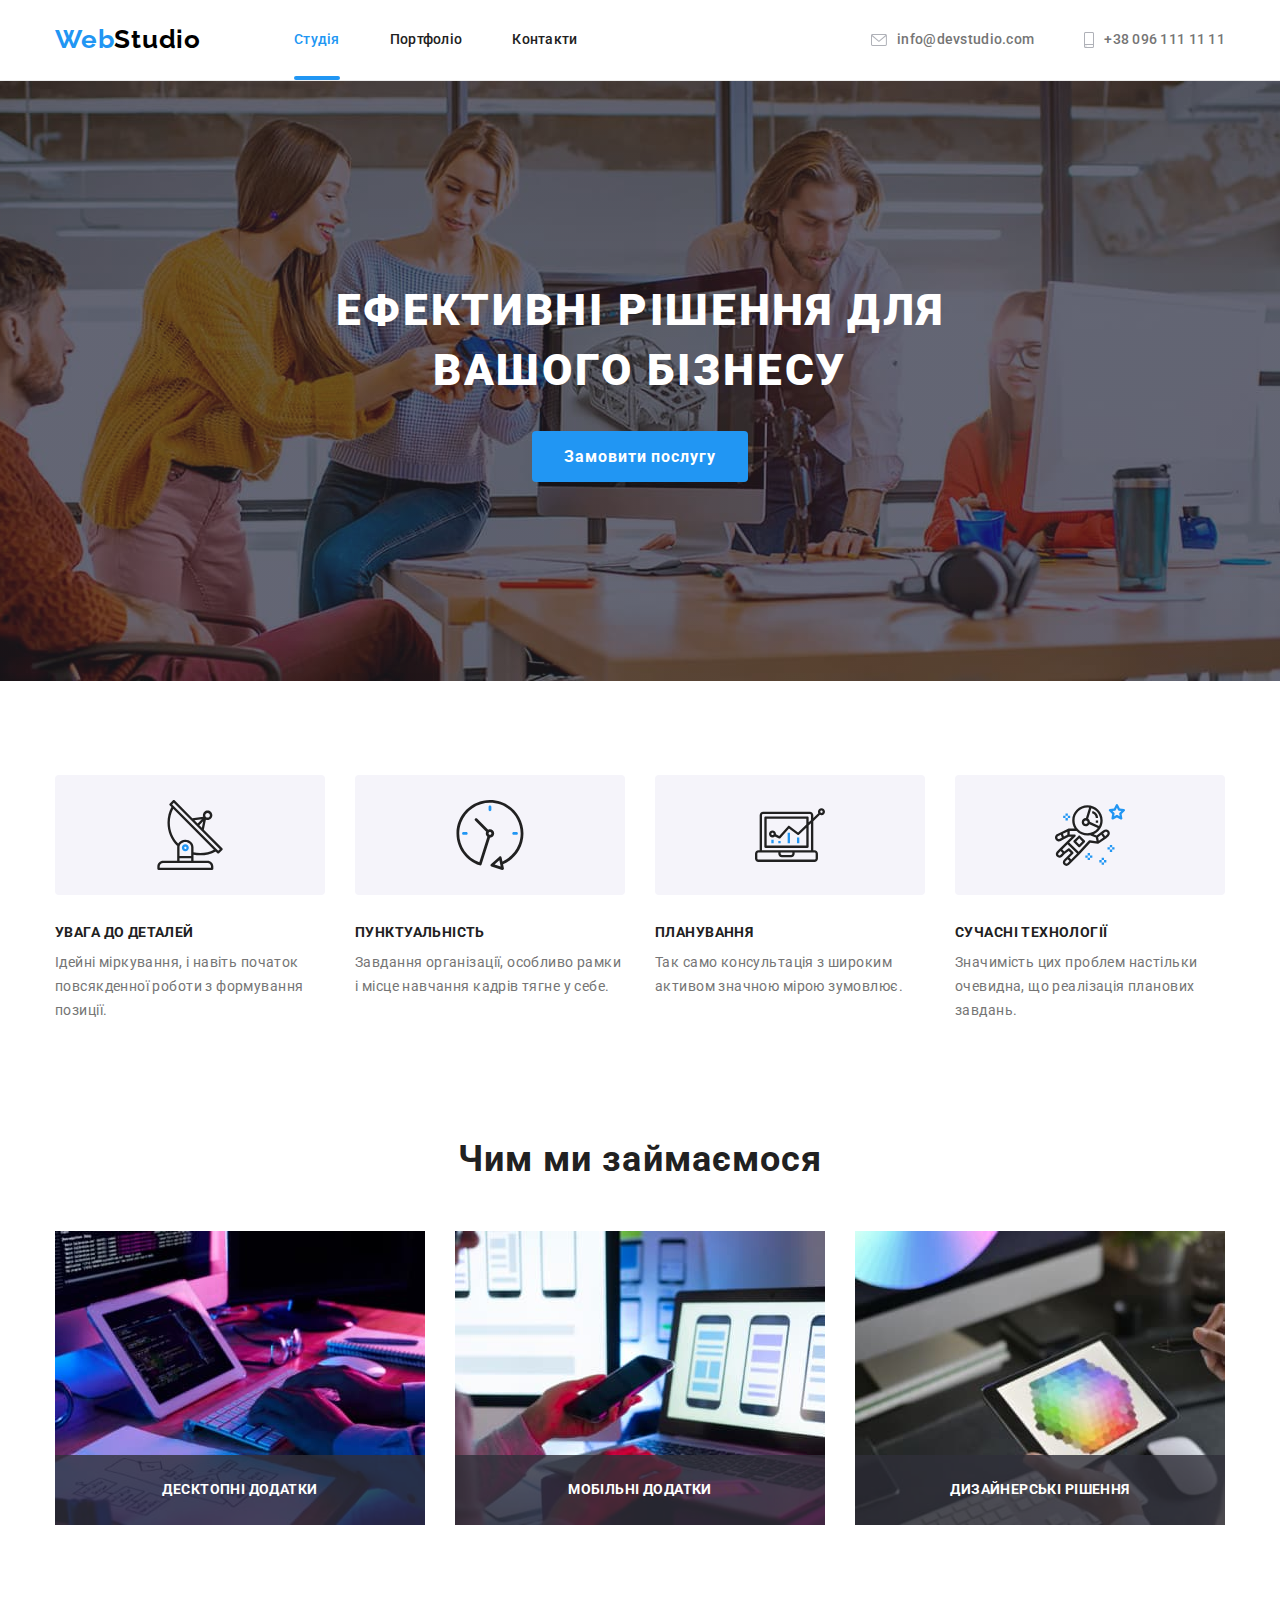
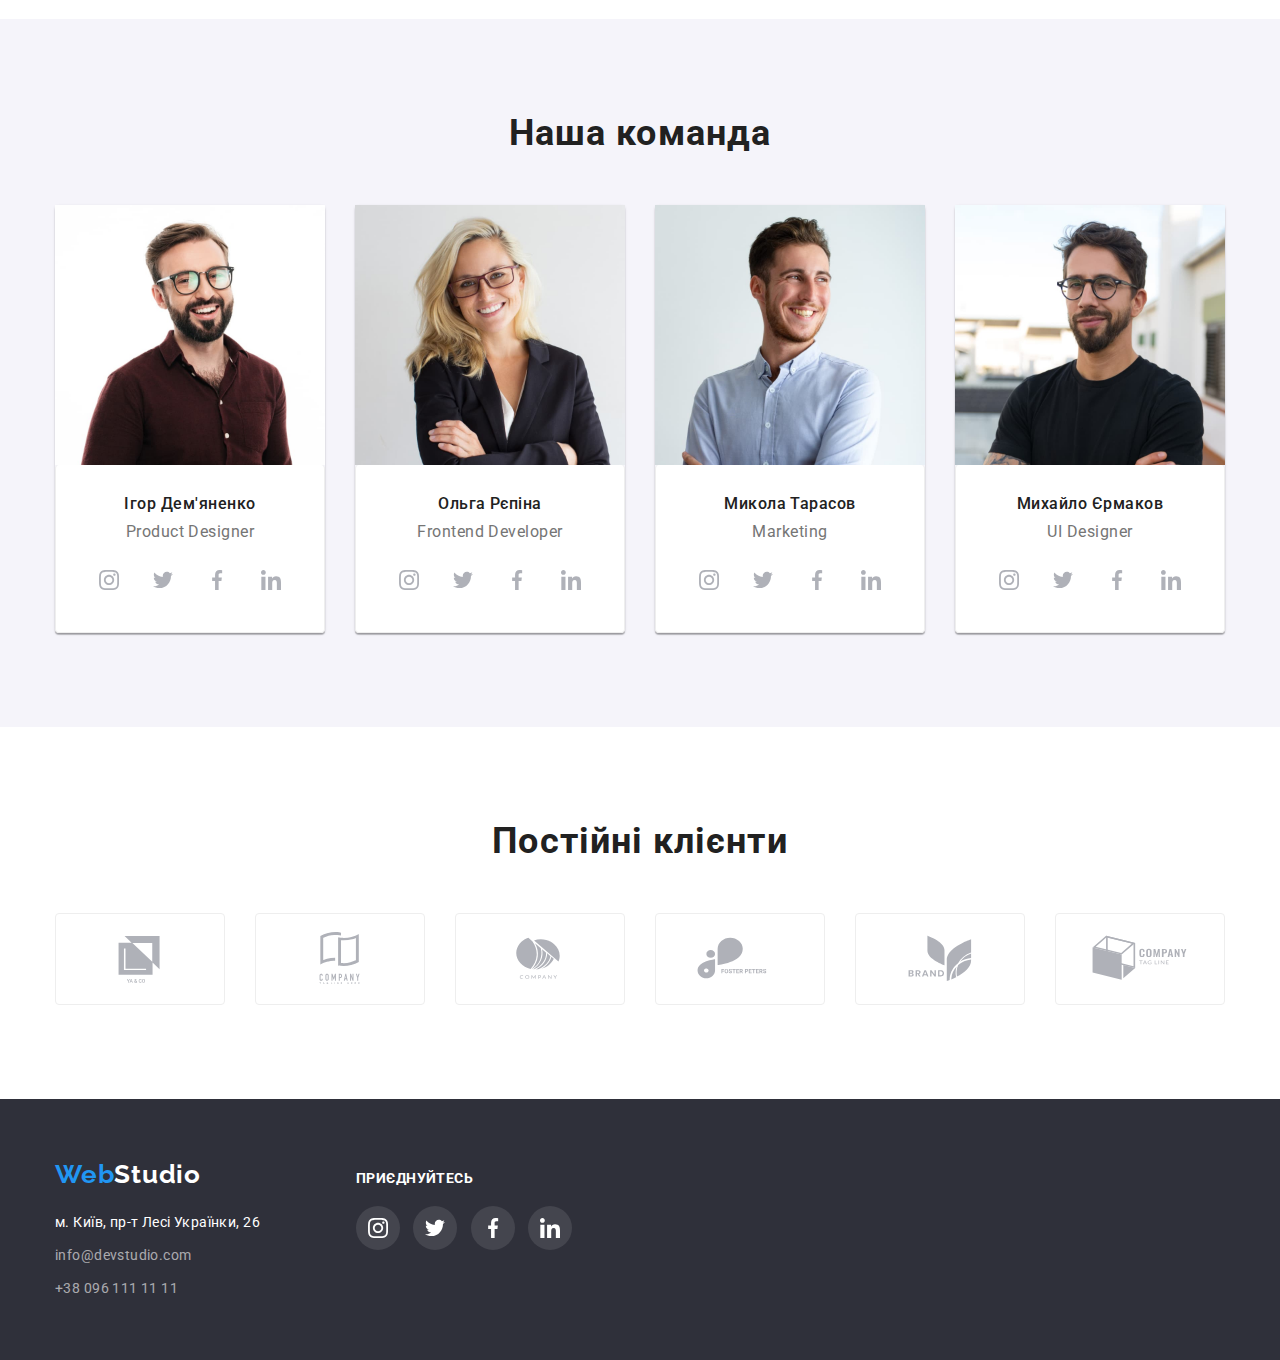
<file: index.html>
<!DOCTYPE html>
<html lang="uk">
<head>
    <meta charset="UTF-8">
    <meta http-equiv="X-UA-Compatible" content="IE=edge">
    <meta name="viewport" content="width=device-width, initial-scale=1.0">
    <link rel="preconnect" href="https://fonts.googleapis.com">
    <link rel="preconnect" href="https://fonts.gstatic.com" crossorigin>
    <link href="https://fonts.googleapis.com/css2?family=Raleway:wght@700&family=Roboto:wght@400;500;700;900&display=swap"
        rel="stylesheet">
    <link rel="stylesheet" href="https://cdnjs.cloudflare.com/ajax/libs/modern-normalize/1.1.0/modern-normalize.min.css">
    <title>Студія</title>
    <link rel="stylesheet" href="./css/styles.css">
</head>
<body>
    <!-- Верхня лінія -->
    <header class="header line">
       <div class="container header">
        <nav class="header">
        <a href="./index.html" class="logo"><span class="logo-style">Web</span>Studio</a>
        <ul class="site-nav list">
            <li class="item"><a href="./index.html" class="link item current">Студія</a></li>
            <li class="item"><a href="./portfolio.html" class="link">Портфоліо</a></li>
            <li class="item"><a href="" class="link">Контакти</a></li>
        </ul>
    </nav>
    
    <ul class="contact-nav list">
        <li class="item"><a href="mailto:info@devstudio.com" class="link"><svg  class="contact-icons" width="16" height="12"><use href="./img/icons.svg#icon-envelope"></use></svg>info@devstudio.com</a></li>
        <li class="item"><a href="tel:+380961111111" class="link"><svg width="10" height="16" class="contact-icons"><use href="./img/icons.svg#icon-smartphone"></use></svg>+38 096 111 11 11</a></li>
    </ul>
       </div>
    </header>

    <main>

    <!-- Шапка -->
    
    <section class="hero">
        <div class="container">
        <h1 class="hero-title">Ефективні рішення для <br/> вашого бізнесу</h1>
        <button data-modal-open type="button" class="button-hero">Замовити послугу</button>
        </div>
    </section>
    
    <!-- Особливості -->
    <section class="peculiarities">
        <div class="container">
            <ul class="peculiarities-list list">
                <li class="peculiarities-item"> <svg width="70" height="70" class="peculiarities-icons"><use href="./img/icons.svg#icon-antenna"></use></svg></li>
                <li class="peculiarities-item"> <svg width="70" height="70" class="peculiarities-icons"><use href="./img/icons.svg#icon-clock"></use></svg></li>
                <li class="peculiarities-item"> <svg width="70" height="70" class="peculiarities-icons"><use href="./img/icons.svg#icon-diagram"></use></svg></li>
                <li class="peculiarities-item"> <svg width="70" height="70" class="peculiarities-icons"><use href="./img/icons.svg#icon-astronaut"></use></svg></li>
            </ul>
        <ul class="peculiarities-list list">
            
            <li class="item">
                <h2 class="title">УВАГА ДО ДЕТАЛЕЙ</h2>
                <p class="subtitle">Ідейні міркування, і навіть початок повсякденної роботи з формування позиції.</p>
            </li>
            <li class="item">
                <h2 class="title">ПУНКТУАЛЬНІСТЬ</h2>
                <p class="subtitle">Завдання організації, особливо рамки і місце навчання кадрів тягне у себе.</p>
            </li>
            <li class="item">
                <h2 class="title">ПЛАНУВАННЯ</h2>
                <p class="subtitle">Так само консультація з широким активом значною мірою зумовлює.</p>
            </li>
            <li class="item">
                <h2 class="title">СУЧАСНІ ТЕХНОЛОГІЇ</h2>
                <p class="subtitle">Значимість цих проблем настільки очевидна, що реалізація планових завдань.</p>
            </li>
        </ul>
        </div>

    </section>

    <!-- Чим ми займаємося -->
    <section class="worck">
        <div class="container">
        <h2 class="worck-title">Чим ми займаємося</h2>
        <ul class="worck-list list">
            <li class="item">
                <img src="img/box1.jpg" alt="box 1" width="370">
                <p class="worck-subtitle">Десктопні додатки</p>
            </li>
            <li class="item">
                <img src="img/box2.jpg" alt="box 2" width="370">
                <p class="worck-subtitle">Мобільні додатки</p>
            </li>
            <li class="item">
                <img src="img/box3.jpg" alt="box 3" width="370">
                <p class="worck-subtitle">Дизайнерські рішення</p>
            </li>
        </ul>
        </div>

    </section>

    <!-- Наша команда -->
    <section class="section-team">
        <div class="container">
        
        <h2 class="section-title list">Наша команда</h2>
        <ul class="team list">
            <li class="item">
                <img src="img/Igor-Demyanenko.jpg" alt="Ігор Дем'яненко" width="270">
                <div class="team-about">
                    <h3 class="title">Ігор Дем'яненко</h3>
                    <p class="subtitle">Product Designer</p>
                    <ul class="team-icon list">
                        <li class="item-icon"><a href="#" class="team-icon-link"><svg width="20" height="20" class="item-img-icon"><use href="./img/icons.svg#icon-instagram"></use></svg></a></li>
                        <li class="item-icon"><a href="#" class="team-icon-link"><svg width="20" height="20" class="item-img-icon"><use href="./img/icons.svg#icon-twitter"></use></svg></a></li>
                        <li class="item-icon"><a href="#" class="team-icon-link"><svg width="20" height="20" class="item-img-icon"><use href="./img/icons.svg#icon-facebook"></use></svg></a></li>
                        <li class="item-icon"><a href="#" class="team-icon-link"><svg width="20" height="20" class="item-img-icon"><use href="./img/icons.svg#icon-linkedin"></use></svg></a></li>
                    </ul>
                </div>
                
            </li>
            <li class="item">
                <img src="img/Olga-Repina.jpg" alt="Ольга Рєпіна" width="270">
                <div class="team-about">
                    <h3 class="title">Ольга Рєпіна</h3>
                    <p class="subtitle">Frontend Developer</p>
                    <ul class="team-icon list">
                        <li class="item-icon"><a href="#" class="team-icon-link"><svg width="20" height="20" class="item-img-icon"><use href="./img/icons.svg#icon-instagram"></use></svg></a></li>
                        <li class="item-icon"><a href="#" class="team-icon-link"><svg width="20" height="20" class="item-img-icon"><use href="./img/icons.svg#icon-twitter"></use></svg></a></li>
                        <li class="item-icon"><a href="#" class="team-icon-link"><svg width="20" height="20" class="item-img-icon"><use href="./img/icons.svg#icon-facebook"></use></svg></a></li>
                        <li class="item-icon"><a href="#" class="team-icon-link"><svg width="20" height="20" class="item-img-icon"><use href="./img/icons.svg#icon-linkedin"></use></svg></a></li>
                    </ul>
                </div>
                
            </li>
            <li class="item">
                <img src="img/Mikola-Tarasov.jpg" alt="Микола Тарасов" width="270">
                <div class="team-about">
                    <h3 class="title">Микола Тарасов</h3>
                    <p class="subtitle">Marketing</p>
                    <ul class="team-icon list">
                        <li class="item-icon"><a href="#" class="team-icon-link"><svg width="20" height="20" class="item-img-icon"><use href="./img/icons.svg#icon-instagram"></use></svg></a></li>
                        <li class="item-icon"><a href="#" class="team-icon-link"><svg width="20" height="20" class="item-img-icon"><use href="./img/icons.svg#icon-twitter"></use></svg></a></li>
                        <li class="item-icon"><a href="#" class="team-icon-link"><svg width="20" height="20" class="item-img-icon"><use href="./img/icons.svg#icon-facebook"></use></svg></a></li>
                        <li class="item-icon"><a href="#" class="team-icon-link"><svg width="20" height="20" class="item-img-icon"><use href="./img/icons.svg#icon-linkedin"></use></svg></a></li>
                    </ul>
                </div>
                
            </li>
            <li class="item">
                <img src="img/Mihaylo-Ermakov.jpg" alt="Михайло Єрмаков" width="270">
                <div class="team-about">
                    <h3 class="title">Михайло Єрмаков</h3>
                    <p class="subtitle">UI Designer</p>
                    <ul class="team-icon list">
                        <li class="item-icon"><a href="#" class="team-icon-link"><svg width="20" height="20" class="item-img-icon"><use href="./img/icons.svg#icon-instagram"></use></svg></a></li>
                        <li class="item-icon"><a href="#" class="team-icon-link"><svg width="20" height="20" class="item-img-icon"><use href="./img/icons.svg#icon-twitter"></use></svg></a></li>
                        <li class="item-icon"><a href="#" class="team-icon-link"><svg width="20" height="20" class="item-img-icon"><use href="./img/icons.svg#icon-facebook"></use></svg></a></li>
                        <li class="item-icon"><a href="#" class="team-icon-link"><svg width="20" height="20" class="item-img-icon"><use href="./img/icons.svg#icon-linkedin"></use></svg></a></li>
                    </ul>
                </div>
                
            </li>
            
        </ul>
        </div>
    </section>
    <!-- Клієнти -->
    <section class="clients ">
        <div class="container">
            <h2 class="clients-title">Постійні клієнти</h2>
            <ul class="clients-list list">
                <li class="client-item"><a href="#" class="client-icon-link"><svg width="160" height="60" class="item-img-icon"><use href="./img/icons.svg#icon-ya-co"></use></svg></a></li>
                <li class="client-item"><a href="#" class="client-icon-link"><svg width="160" height="60" class="item-img-icon"><use href="./img/icons.svg#icon-company-tagline-here"></use></svg></a></li>
                <li class="client-item"><a href="#" class="client-icon-link"><svg width="160" height="60" class="item-img-icon"><use href="./img/icons.svg#icon-company"></use></svg></a></li>
                <li class="client-item"><a href="#" class="client-icon-link"><svg width="160" height="60" class="item-img-icon"><use href="./img/icons.svg#icon-fooster"></use></svg></a></li>
                <li class="client-item"><a href="#" class="client-icon-link"><svg width="160" height="60" class="item-img-icon"><use href="./img/icons.svg#icon-brand"></use></svg></a></li>
                <li class="client-item"><a href="#" class="client-icon-link"><svg width="160" height="60" class="item-img-icon"><use href="./img/icons.svg#icon-company-tag-line"></use></svg></a></li>
            </ul>
        </div>
    </section>

    </main>

    <!-- Підвал -->
    <footer class="footer">
        <div class="container">
            <div class="footer-container">
        <a href="./index.html" class="logo-footer"><span class="logo-style">Web</span>Studio</a>
        
        <address class="address">
        <ul class=" footer-link list">
            <li class="footer-list"><a href="https://goo.gl/maps/8p7UmijSQz6goDwR9" class="maps link" target="_blank" rel="noreferrer noopener">м. Київ,
                    пр-т Лесі Українки, 26</a></li>
            <li class="footer-list"><a href="mailto:info@devstudio.com" class="link">info@devstudio.com</a></li>
            <li class="footer-list"><a href="tel:+380961111111" class="link">+38 096 111 11 11</a></li>
        </ul>
        </address>
        </div>
        <div class="join-container">
                    <h2 class="footer-join">приєднуйтесь</h2>
                    <ul class="footer-icon list">
                        <li class="footer-item-icon"><a href="#" class="footer-icon-link"><svg width="20" height="20" class="footer-img-icon"><use href="./img/icons.svg#icon-instagram"></use></svg></a></li>
                        <li class="footer-item-icon"><a href="#" class="footer-icon-link"><svg width="20" height="20" class="footer-img-icon"><use href="./img/icons.svg#icon-twitter"></use></svg></a></li>
                        <li class="footer-item-icon"><a href="#" class="footer-icon-link"><svg width="20" height="20" class="footer-img-icon"><use href="./img/icons.svg#icon-facebook"></use></svg></a></li>
                        <li class="footer-item-icon"><a href="#" class="footer-icon-link"><svg width="20" height="20" class="footer-img-icon"><use href="./img/icons.svg#icon-linkedin"></use></svg></a></li>
                    </ul>
                
        
              </div>
        
              
         </div>
    </footer>
    <!-- Модельне вікно -->
        <div class="backdrop is-hidden" data-modal>
            <div class="modal">
        
            <button data-modal-close class="modal-button">
                <svg class="" width="18px" height="18px">
                <use href="./img/icons.svg#icon-close-icon">
                </use>
                </svg>
            </button>
            </div>
        </div>
    
     <script src="./js/modal.js"></script>
</body>
</html>
</file>
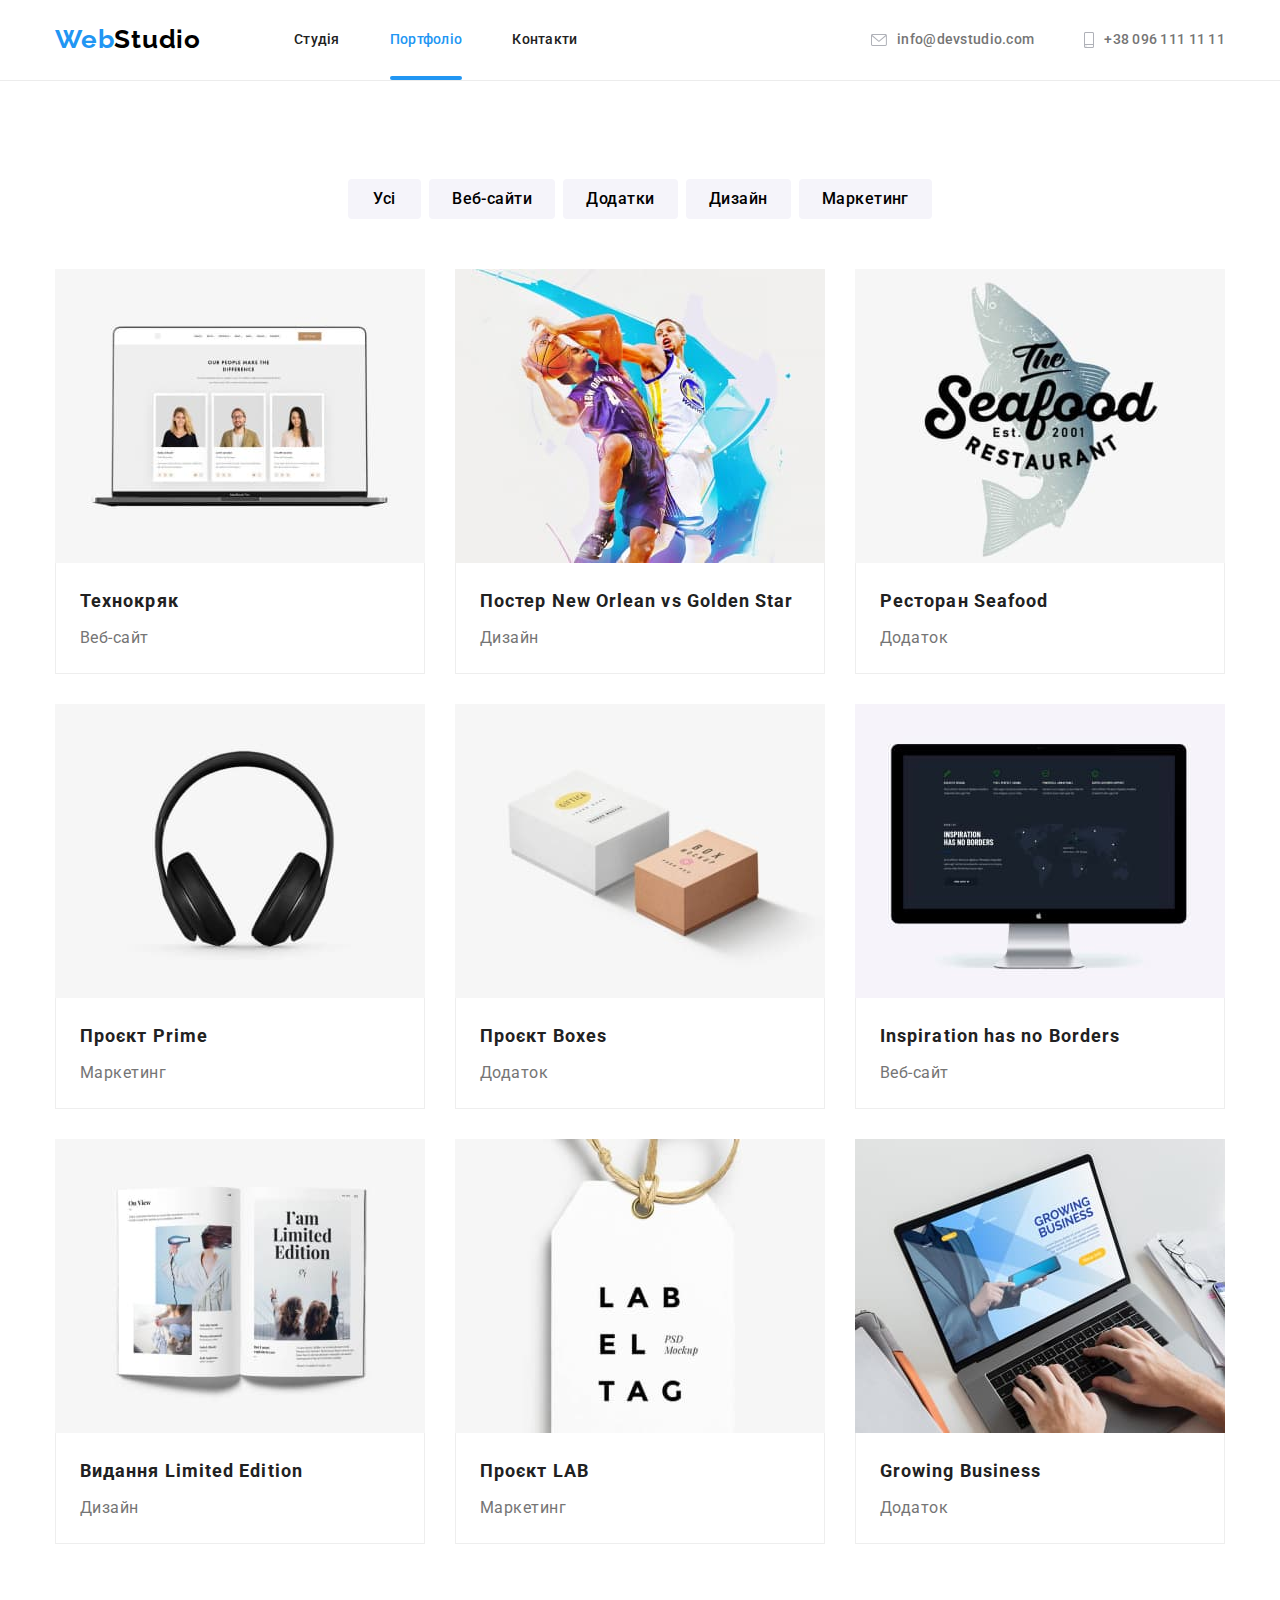
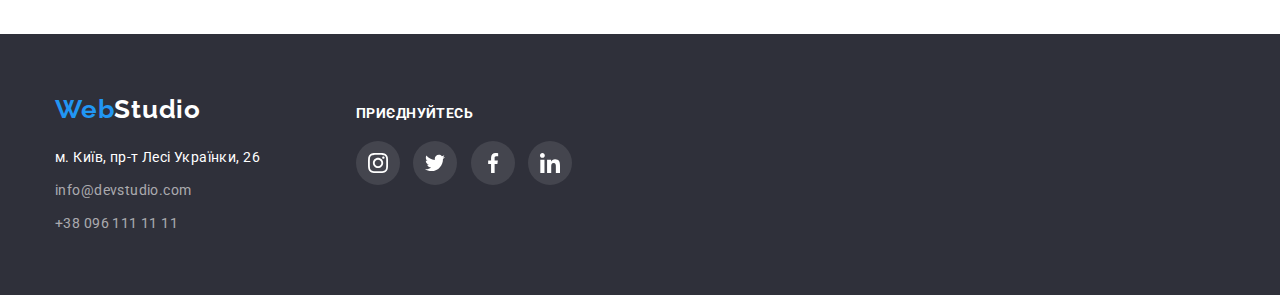
<file: portfolio.html>
<!DOCTYPE html>
<html lang="uk">

<head>
    <meta charset="UTF-8">
    <meta http-equiv="X-UA-Compatible" content="IE=edge">
    <meta name="viewport" content="width=device-width, initial-scale=1.0">
    <link rel="preconnect" href="https://fonts.googleapis.com">
    <link rel="preconnect" href="https://fonts.gstatic.com" crossorigin>
    <link
        href="https://fonts.googleapis.com/css2?family=Raleway:wght@700&family=Roboto:wght@400;500;700;900&display=swap"
        rel="stylesheet">
    <link rel="stylesheet"
        href="https://cdnjs.cloudflare.com/ajax/libs/modern-normalize/1.1.0/modern-normalize.min.css">
    <title>Студія</title>
    <link rel="stylesheet" href="./css/styles.css">
</head>

<body>
    <!-- Верхня лінія -->
    <header class="header line">
       <div class="container header">
        <nav class="header">
        <a href="./index.html" class="logo"><span class="logo-style">Web</span>Studio</a>
        <ul class="site-nav list">
            <li class="item"><a href="./index.html" class="link item ">Студія</a></li>
            <li class="item"><a href="./portfolio.html" class="link current">Портфоліо</a></li>
            <li class="item"><a href="" class="link">Контакти</a></li>
        </ul>
    </nav>
    
    <ul class="contact-nav list">
        <li class="item"><a href="mailto:info@devstudio.com" class="link"><svg  class="contact-icons" width="16" height="12"><use href="./img/icons.svg#icon-envelope"></use></svg>info@devstudio.com</a></li>
        <li class="item"><a href="tel:+380961111111" class="link"><svg width="10" height="16" class="contact-icons"><use href="./img/icons.svg#icon-smartphone"></use></svg>+38 096 111 11 11</a></li>
    </ul>
       </div>
    </header>


    <!-- Портфоліо -->
    <main>

    

    <!-- Проекти -->

    <section class="project">
        <div class="container">
        <h1 class="visually">Проекти</h1>
          <ul class="project-btn list">
              <li class="item"><button type="button" class="button">Усі</button></li>
              <li class="item"><button type="button" class="button">Веб-сайти</button></li>
              <li class="item"><button type="button" class="button">Додатки</button></li>
              <li class="item"><button type="button" class="button">Дизайн</button></li>
              <li class="item"><button type="button" class="button">Маркетинг</button></li>
          </ul>
        <ul class="project-link list">
            <li class="item">
                <a href="#" class="link">
                <div class="project-overlay">
                <img src="img/tehnocrack.jpg" alt="Веб-сайт" width="370">
                <p class="project-subtitle">Ресурс пропонує комплексні пропозиції з різним рівнем функціоналу та сервісів. Все це дозволить відвідувачу отримати вичерпні відомості про компанію чи приватну особу.</p>
                </div>
                <div class="project-about">
                    <h2 class="title">Технокряк</h2>
                    <p class="subtitle">Веб-сайт</p>
            </div>
                
                
                </a>

            </li>
            <li class="item">
                <a href="#" class="link">
                    <div class="project-overlay">
                <img src="img/poster.jpg" alt="Постер" width="370">
                <p class="project-subtitle">Ресурс пропонує комплексні пропозиції з різним рівнем функціоналу та сервісів. Все це дозволить відвідувачу отримати вичерпні відомості про компанію чи приватну особу.</p>
                </div>
                <div class="project-about">
                    <h2 class="title">Постер New Orlean vs Golden Star</h2>
                <p class="subtitle">Дизайн</p>
            </div>
                
                
                </a>

            </li>
            <li class="item">
                <a href="#" class="link">
                    <div class="project-overlay">
                <img src="img/restoran.jpg" alt="ресторан" width="370">
                <p class="project-subtitle">Ресурс пропонує комплексні пропозиції з різним рівнем функціоналу та сервісів. Все це дозволить відвідувачу отримати вичерпні відомості про компанію чи приватну особу.</p>
                </div>
                <div class="project-about">
                    <h2 class="title">Ресторан Seafood</h2>
                <p class="subtitle">Додаток</p>
            </div>
                
                
                </a>

            </li>
            <li class="item">
                <a href="#" class="link">
                    <div class="project-overlay">
                <img src="img/project-prime.jpg" alt="навушники" width="370">
                <p class="project-subtitle">Ресурс пропонує комплексні пропозиції з різним рівнем функціоналу та сервісів. Все це дозволить відвідувачу отримати вичерпні відомості про компанію чи приватну особу.</p>
                </div>
                <div class="project-about">
                    <h2 class="title">Проєкт Prime</h2>
                <p class="subtitle">Маркетинг</p>
            </div>
                
                
                </a>

            </li>
            <li class="item">
                <a href="#" class="link">
                    <div class="project-overlay">
                <img src="img/project-boxes.jpg" alt="коробки" width="370">
                <p class="project-subtitle">Ресурс пропонує комплексні пропозиції з різним рівнем функціоналу та сервісів. Все це дозволить відвідувачу отримати вичерпні відомості про компанію чи приватну особу.</p>
                </div>
                <div class="project-about">
                    <h2 class="title">Проєкт Boxes</h2>
                <p class="subtitle">Додаток</p>
            </div>
                
                
                </a>

            </li>
            <li class="item">
                <a href="#" class="link">
                    <div class="project-overlay">
                <img src="img/inspiration.jpg" alt="Веб-сайт" width="370">
                <p class="project-subtitle">Ресурс пропонує комплексні пропозиції з різним рівнем функціоналу та сервісів. Все це дозволить відвідувачу отримати вичерпні відомості про компанію чи приватну особу.</p>
                </div>
                <div class="project-about">
                    <h2 class="title">Inspiration has no Borders</h2>
                <p class="subtitle">Веб-сайт</p>
            </div>
                
                
                </a>

            </li>
            <li class="item">
                <a href="#" class="link">
                    <div class="project-overlay">
                <img src="img/limited-edition.jpg" alt="журнал" width="370">
                <p class="project-subtitle">Ресурс пропонує комплексні пропозиції з різним рівнем функціоналу та сервісів. Все це дозволить відвідувачу отримати вичерпні відомості про компанію чи приватну особу.</p>
                </div>
                <div class="project-about">
                    <h2 class="title">Видання Limited Edition</h2>
                <p class="subtitle">Дизайн</p>
            </div>
                
                
                </a>

            </li>
            <li class="item">
                <a href="#" class="link">
                    <div class="project-overlay">
                <img src="img/project-lab.jpg" alt="ярлик" width="370">
                <p class="project-subtitle">Ресурс пропонує комплексні пропозиції з різним рівнем функціоналу та сервісів. Все це дозволить відвідувачу отримати вичерпні відомості про компанію чи приватну особу.</p>
                </div>
                <div class="project-about">
                    <h2 class="title">Проєкт LAB</h2>
                <p class="subtitle">Маркетинг</p>
            </div>
                
                
                </a>

            </li>
            <li class="item">
                <a href="#" class="link">
                    <div class="project-overlay">
                <img src="img/growing-business.jpg" alt="ноутбук" width="370">
                <p class="project-subtitle">Ресурс пропонує комплексні пропозиції з різним рівнем функціоналу та сервісів. Все це дозволить відвідувачу отримати вичерпні відомості про компанію чи приватну особу.</p>
                </div>
                <div class="project-about">
                    <h2 class="title">Growing Business</h2>
                <p class="subtitle">Додаток</p>
            </div>
                
                
                </a>

            </li>
        </ul>
        </div>

    </section>
   

    </main>

    <!-- Підвал -->
<footer class="footer">
        <div class="container">
            <div class="footer-container">
        <a href="./index.html" class="logo-footer"><span class="logo-style">Web</span>Studio</a>
        
        <address class="address">
        <ul class=" footer-link list">
            <li class="footer-list"><a href="https://goo.gl/maps/8p7UmijSQz6goDwR9" class="maps link" target="_blank" rel="noreferrer noopener">м. Київ,
                    пр-т Лесі Українки, 26</a></li>
            <li class="footer-list"><a href="mailto:info@devstudio.com" class="link">info@devstudio.com</a></li>
            <li class="footer-list"><a href="tel:+380961111111" class="link">+38 096 111 11 11</a></li>
        </ul>
        </address>
        </div>
        <div class="join-container">
                    <h2 class="footer-join">приєднуйтесь</h2>
                    <ul class="footer-icon list">
                        <li class="footer-item-icon"><a href="#" class="footer-icon-link"><svg width="20" height="20" class="footer-img-icon"><use href="./img/icons.svg#icon-instagram"></use></svg></a></li>
                        <li class="footer-item-icon"><a href="#" class="footer-icon-link"><svg width="20" height="20" class="footer-img-icon"><use href="./img/icons.svg#icon-twitter"></use></svg></a></li>
                        <li class="footer-item-icon"><a href="#" class="footer-icon-link"><svg width="20" height="20" class="footer-img-icon"><use href="./img/icons.svg#icon-facebook"></use></svg></a></li>
                        <li class="footer-item-icon"><a href="#" class="footer-icon-link"><svg width="20" height="20" class="footer-img-icon"><use href="./img/icons.svg#icon-linkedin"></use></svg></a></li>
                    </ul>
                
        
              </div>
        
              
         </div>
    </footer>
 <script src="./js/modal.js"></script>
</body>
</html>
</file>
<file: css/styles.css>
/* Колір */
          /* лого  #000000 чорний    #2196F3 синій */
          /* Білий  #FFFFFF */
          /* Загальний текст #FFFFFF */
          /* опис   #757575 */
          /* підвал rgba(255, 255, 255, 0.6) */
          /* фон1    #F5F5F5 */
          /* фон2   #2F303A */
          /* фон3   #F5F4FA */
          :root{
            --primary-text-color:#757575;
            --title-text-color:#212121;
            --accent-color:#2196F3;
            --primary-white-color:#FFFFFF;
            --primary-black-color:#000000;
            --background-button-color:#F5F4FA;
            --line-color:#ececec;
            --background-hero:#2F303A;
            --icon-color:#AFB1B8;
            --footer-icon-background:rgba(255, 255, 255, 0.1);
            --border-color:#EEEEEE;
            --btn-hover-hero:#188CE8;
            --timing: cubic-bezier(0.4, 0, 0.2, 1);
          }

body{
    background-color: var(--primary-white-color);
    color: var(--primary-text-color);
    font-size: 14px;
    font-family: roboto, sans-serif;
    letter-spacing: 0.03em;
    }
 /*видалити крапки списка  */
.list {
    list-style: none;
    padding: 0;
    margin: 0px;
}
/* ховае заголовки */
.visually {
    position: absolute;
    width: 1px;
    height: 1px;
    margin: -1px;
    border: 0;
    padding: 0;

    white-space: nowrap;
    clip-path: inset(100%);
    clip: rect(0 0 0 0);
    overflow: hidden;
}
/* КОНТЕЙНЕР */
.container {
    display: block;
    width: 1200px;
    padding-left: 15px;
    padding-right: 15px;
    margin-left: auto;
    margin-right: auto;
    margin-top: 0;
}
/* logo*/


.logo{
    display: block;
    padding-top: 24px;
    padding-bottom: 25px;
    margin-right: 93px;
    color: var(--primary-black-color);
    font-family: raleway, sans-serif;
    letter-spacing: 0.03em;
    font-weight: 700;
    font-size: 26px;
    line-height: 1.19;
    text-decoration: none;
}

.logo-style{
    color: var(--accent-color);
    
}

/* header */
.line{
    border-bottom: 1px solid var(--line-color);
}
.header{
    
    display: flex;
    align-items: center;
    

}
/* навігація */
.site-nav{
    display: flex;
    
    
}
.site-nav .item+.item{
    margin-left: 50px;

}
.site-nav .link {
    display: block;
    padding-top: 32px;
    padding-bottom: 32px;
    color: var(--title-text-color);
    font-weight: 500;
    font-size: 14px;
    line-height: 1.14;
    letter-spacing: 0.02em;
    text-decoration: none;
    transition-property: color, fill;
    transition-duration: 250ms;
    transition-timing-function: var(--timing);
}
.contact-nav .item+.item{
    margin-left: 50px;

}
.contact-nav{
    display: flex;
    justify-content: center;
    margin-left: auto;
}
.contact-icons{
    fill: var(--icon-color);
    margin-right: 10px;
    transition-property: color, fill;
    transition-duration: 250ms;
    transition-timing-function: var(--timing);
     
}


.contact-nav .item:hover .contact-icons,
.contact-nav .item:focus .contact-icons {
    fill: var(--accent-color);
}
.contact-nav .link{
    
    display: block;
    display:flex;
    align-items: center;
    padding-top: 32px;
    padding-bottom: 32px;
    color:var(--primary-text-color);
    font-weight: 500;
    font-size: 14px;
    line-height: 1.14;
    letter-spacing: 0.02em;
    text-decoration: none;
    transition-property: color, fill;
    transition-duration: 250ms;
    transition-timing-function: var(--timing);
}
.contact-nav .link:hover,
.contact-nav .link:focus{
    color: var(--accent-color);
}
.site-nav .link:hover,
.site-nav .link:focus{
    color: var(--accent-color);
}
 .site-nav .link.current{
    position: relative;
    color: var(--accent-color);

} 
.site-nav .link.current::after {
    display: block;
    position: absolute;
    bottom: 0;
    left: 0;
    content: "";
    width: 100%;
    height: 4px;
    border-radius: 2px;
    background-color: var(--accent-color);
}

/* hero */

.hero{
    background-image: linear-gradient( to right, rgba(47, 48, 58, 0.4), rgba(47, 48, 58, 0.4)), url("../img/background-hero.jpg");
    max-width: 1600px;
    height: 600px;
    margin:0 auto;
    padding-top: 200px;
    padding-bottom: 200px;
    background-repeat: no-repeat;
    background-size: cover;
    background-position: center;
    text-align: center;
}
.hero .hero-title{
    
    padding-top: 0px;
    margin-top: 0;
    margin-bottom: 30px;
    color: var(--primary-white-color);
    font-weight: 900;
    font-size: 44px;
    line-height: 1.36;
    text-align: center;
    letter-spacing: 0.06em;
    text-transform: uppercase;


}
/* Модельне вікно */
.backdrop {
    position: fixed;
    top: 0;
    left: 0;
    width: 100%;
    height: 100%;
    background-color: rgba(0, 0, 0, 0.2);
    transition-duration: 250ms;
    transition-timing-function: var(--timing);
}
.modal-button{
    
    position: absolute;
    top: 8px;
    right: 8px;
    display: flex;
    justify-content: center;
    align-items: center;
    width: 30px;
    height: 30px;
    border-radius: 50%;
    cursor: pointer;
    background-color: var(--primary-white-color);
    border: 1px solid rgba(0, 0, 0, 0.1);
}
.backdrop.is-hidden {
    opacity: 0;
    pointer-events: none;
    transition-duration: 250ms;
    transition-timing-function: var(--timing);
}
.modal{
    
    position: absolute;
    top: 50%;
    left: 50%;
    transform: translate(-50%, -50%);
    width: 528px;
    height: 581px;
    background-color: var(--primary-white-color);
    box-shadow: 0px 1px 3px rgb(0 0 0 / 12%), 0px 1px 1px rgb(0 0 0 / 14%), 0px 2px 1px rgb(0 0 0 / 20%);
    border-radius: 4px;
}
/* особливості */
.peculiarities-list{
    display: flex;
    justify-content: center;
    align-items: center;
    

}
.peculiarities-item{
    display: flex;
    justify-content: center;
    align-items: center;
    width: 270px;
    height: 120px;
    margin-bottom: 30px;
    background-color: var(--background-button-color);
    border-radius: 4px;
    

}
.peculiarities-item:not(:last-child){
    margin-right: 30px;
}
.peculiarities{
    padding-top: 94px;
    padding-bottom: 94px;
}
.peculiarities-list .item{
    
    justify-content: center;
    align-items: center;
    width: 270px;
    height: 120px;
    
   
}

.peculiarities-list .item:not(:last-child){
    margin-right: 30px;
}
.peculiarities-list .title{
    margin-top: 0;
    margin-bottom: 10px;
    color: var(--title-text-color);
    font-weight: 700;
    font-size: 14px;
    line-height: 1.14;
    letter-spacing: 0.03em;
}
.peculiarities-list .subtitle{
    margin-top: 0;
    margin-bottom: 0px;
    font-size: 14px;
    line-height: 1.71;
    letter-spacing: 0.03em;
}

/* Чим ми займаємося */
.worck-subtitle{
    position: absolute;
    bottom: 0;
    right: 0;
    width: 370px;
    margin: 0;
    text-align: center;
    display: flex;
    justify-content: center;
    align-items: center;
    max-width: 370px;
    min-height: 70px;
    background: rgba(47, 48, 58, 0.8);
    color: var(--primary-white-color);
    font-weight: 700;
    font-size: 14px;
    line-height: 1.14;
    letter-spacing: 0.03em;
    text-transform: uppercase;
}
.worck .item{
    position: relative;
}
.worck .item+.item{
    margin-left: 30px;
}
.worck {
    padding-top: 0px;
    padding-bottom: 94px;
    
    
}
.worck-list{
    display: flex;
}
.worck-list img{
    display: block;
    height: auto;
    max-width: 100%;
}


.worck .worck-title {
    
    margin-top: 0;
    margin-bottom: 50px;
    color: var(--title-text-color);
    font-weight: 700;
    font-size: 36px;
    line-height: 1.16;
    text-align: center;
    letter-spacing: 0.03em;
}

/* наша команда */
.team-icon{
    display: flex;
    justify-content: center;
    align-items: center;
    
    
    
}
.item-icon{
    width: 44px;
    height: 44px;
}
.item-img-icon{
    fill: var(--icon-color);
}
.team-icon-link{
    width: 100%;
    height: 100%;
    
    display: flex;
    justify-content: center;
    align-items: center;
    border-radius: 50%;
    transition-property: background-color, fill;
    transition-duration: 250ms;
    transition-timing-function: var(--timing);
}
.team-icon-link:hover,
.team-icon-link:focus{
    background-color:var(--accent-color);
}
.team-icon-link:hover .item-img-icon,
.team-icon-link:focus .item-img-icon{
    fill: var(--primary-white-color);
    
}
.item-icon:not(:last-child){
    margin-right: 10px;
}
.section-team{
   padding-top: 94px;
   padding-bottom: 94px;
   background-color: var(--background-button-color);
    
}
.team-about{
    border-radius: 4px;
    border-left: 1px solid var(--border-color);
    border-right: 1px solid var(--border-color);
    border-bottom: 1px solid var(--border-color);
    background-color: var(--primary-white-color);
    padding-top: 30px;
    padding-bottom: 30px;
}
.team .item+.item{
    margin-left: 30px;
}

.team{
    display: flex;
    margin-top: 0;
    
    
}
.team .item{
    border-radius: 4px;
    box-shadow: 0px 1px 3px rgb(0 0 0 / 12%), 0px 1px 1px rgb(0 0 0 / 14%), 0px 2px 1px rgb(0 0 0 / 20%);
}
.team .item img{
    display: block;
    height: auto;
    max-width: 100%;
    
    
    background-color: var(--primary-white-color);
}
.section-team .section-title{
    margin-top: 0;
    margin-bottom: 50px;
    color: var(--title-text-color);
    font-weight: 700;
    font-size: 36px;
    line-height: 1.16;
    text-align: center;
    letter-spacing: 0.03em;

}
.team .title{
    margin-top: 0;
    margin-bottom: 10px;
    
    
    color: var(--title-text-color);
    font-weight: 500;
    font-size: 16px;
    line-height: 1.18;
    text-align: center;
    letter-spacing: 0.03em;
}
.team .subtitle{
    
    margin-top: 0;
    margin-bottom: 16px;
    font-size: 16px;
    line-height: 1.18;
    text-align: center;
    letter-spacing: 0.03em;
}
/* КЛІЄНТИ */

.clients{
    padding-top: 94px;
    padding-bottom: 94px;
}

.clients-title{
    margin-top: 0;
    margin-bottom:50px;
    color: var(--title-text-color);
    font-weight: 700;
    font-size: 36px;
    line-height: 1.16;
    text-align: center;
    letter-spacing: 0.03em;
}
.client-icon-link{
    
    display: flex;
    justify-content: center;
    align-items: center;
    
    
    
    width: 170px;
    height: 92px;
    border: 1px solid var(--border-color);
    border-radius: 4px;
    
    transition-property: fill, border;
    transition-duration: 250ms;
    transition-timing-function: var(--timing)
}
.client-icon-link:hover .item-img-icon,
.client-icon-link:focus .item-img-icon{
    fill: var(--accent-color);
    
    
}
.client-icon-link:hover,
.client-icon-link:focus{
   border: 1px solid var(--accent-color);
}
.item-img-icon{
    
    
    transition-property: fill, border;
    transition-duration: 250ms;
    transition-timing-function: var(--timing)
}


.clients-list{
    display: flex;
    justify-content: center;
    align-items: center;
}




.clients-list :not(:last-child){
    margin-right: 30px;
}

/* ПОРТФОЛІО */
.project{
    padding-top: 98px;
    padding-bottom: 90px;
}
.project-btn .item+.item{
    margin-left: 8px;

}
.project-link .item:nth-child(-n+6){
    margin-bottom: 30px;
}





.project-link .item:hover,
.project-link .item:focus{
    box-shadow: 0px 1px 1px rgba(0, 0, 0, 0.12), 0px 4px 4px rgba(0, 0, 0, 0.06), 1px 4px 6px rgba(0, 0, 0, 0.16);
    transition-property: box-shadow;
    transition-duration: 250ms;
    transition-timing-function: var(--timing);
}
.project-about{
    padding-left: 24px;
    padding-right: 24px;
    padding-top: 20px;
    padding-bottom: 20px;
    width: 370px;
    
    border-bottom: 1px solid var(--border-color);
    border-right: 1px solid var(--border-color);
    border-left: 1px solid var(--border-color);
    
}
.project-link img {
    display: block;
    height: auto;
    max-width: 100%;
}
.project-link{
    justify-content: space-between;
    flex-wrap: wrap;
    display: flex;
    
    
    
}

.project-btn{
    justify-content: center;
    display: flex;
    margin-top: 0;
    margin-bottom: 50px;
    

    }
.project-link .title{

    margin-top: 0px;
    margin-bottom: 4px;
    
    color:var(--title-text-color);
    font-weight: 700;
    font-size: 18px;
    line-height: 36px;
    letter-spacing: 0.06em;
    
    
}
.project-link .link{
    margin-top: 0;
    margin-bottom: 0px;
    color: var(--primary-text-color);
    text-decoration: none;
    font-size: 16px;
    line-height: 30px;
    letter-spacing: 0.03em;
    
}
.project-link .subtitle{
    
    
    margin-top: 0;
    margin-bottom: 0px;
    
    font-size: 16px;
    line-height: 30px;
    letter-spacing: 0.03em;

}
/* Проєкти оверлей */
.project-overlay{
    position: relative;
    overflow: hidden;
}
.link:hover .project-subtitle{
    transform: translateY(0);
    
}
.project-subtitle{
    position: absolute;
    top: 0;
    left: 0;
    width: 100%;
    height: 100%;
    margin: 0;
    padding: 63px 24px;
    font-size: 18px;
    line-height: 1.56;
    color: var(--primary-white-color);
    background-color: rgba(33, 150, 243, 0.9);
    transform: translateY(100%); 
    transition-duration: 250ms;
    transition-timing-function: var(--timing);
}

/* КНОПКА */
.button-hero:hover,
.button-hero:focus{
    background-color: var(--btn-hover-hero);
    box-shadow: 0px 3px 1px rgba(0, 0, 0, 0.1), 0px 1px 2px rgba(0, 0, 0, 0.08), 0px 2px 2px rgba(0, 0, 0, 0.12);
}
.button-hero{
    
    transition-duration: 250ms;
    transition-timing-function: var(--timing);
    border: 1px solid transparent;
    display: inline-block;
    margin-top: 0;
    
    border-radius: 4px;
    padding: 10px 30px;
    min-width: 216px;
    cursor: pointer;
    color: var(--primary-white-color);
    background-color: var(--accent-color);
    font-weight: 700;
    font-size: 16px;
    line-height: 1.85;
    letter-spacing: 0.06em;
    font-family: roboto, sans-serif;
    text-align: center;
    
    
}
.button{
    padding: 6px 22px;
    border: 1px solid transparent;
    display: inline-block;
    border-radius: 4px;
    
    min-width: 73px;
    text-align: center;
    cursor: pointer;
    color: var(--primary-black-color);
    background-color: var(--background-button-color);
    font-weight: 500;
    font-size: 16px;
    line-height: 1.62;
    letter-spacing: 0.03em;
    font-family: roboto, sans-serif;
    transition-property: background-color, colour, box-shadow;
    transition-duration: 250ms;
    transition-timing-function: var(--timing);
    

}
.button:hover,
.button:focus{
    color: var(--primary-white-color);
    background-color: var(--accent-color);
    box-shadow: 0px 3px 1px rgba(0, 0, 0, 0.1), 0px 1px 2px rgba(0, 0, 0, 0.08), 0px 2px 2px rgba(0, 0, 0, 0.12);
}

/* FOOTER */
.footer-container{
    width: 231px;
    
    display: inline-block;
}

.logo-footer{
    margin-bottom: 20px;
    display: inline-block;
    
    color: var(--primary-white-color);
    font-family: raleway, sans-serif;
    letter-spacing: 0.03em;
    font-weight: 700;
    font-size: 26px;
    line-height: 1.19;
    text-decoration: none;
}

.footer{
    padding-top: 60px;
    padding-bottom: 60px;
    background-color:var(--background-hero);
    
}


.footer-link .link{
    color: rgba(255, 255, 255, 0.6);
    text-decoration: none;
    
    font-size: 14px;
    line-height: 24px;
    letter-spacing: 0.03em;
    transition-property: color, fill;
    transition-duration: 250ms;
    transition-timing-function: var(--timing);
    
    
}

.footer-link .footer-list:not(:last-child){
    margin-bottom: 9px;
    
}

.footer-link .link:hover,
.footer-link .link:focus{
    color: var(--accent-color);

}
.footer-link .maps{
    color: var(--primary-white-color);
    font-style: normal;
    font-size: 14px;
    line-height: 24px;
    letter-spacing: 0.03em;
    
}

.address{
    color: var(--primary-white-color);
    font-style: normal;
    font-size: 14px;
    line-height: 24px;
    letter-spacing: 0.03em;
}
/* FOOTER ICON */
.footer .container{
    display: flex;
    align-items: baseline;
}
.join-container{
    margin-left: 70px;
    display: inline-block;
    }

.footer-join{
   
    display: inline-block;
    margin-top: 0;
    margin-bottom: 20px;
    font-weight: 700;
    font-size: 14px;
    line-height: 16px;
    letter-spacing: 0.03em;
    text-transform: uppercase;
    color: var(--primary-white-color);
}

.footer-item-icon{
    width: 44px;
    height: 44px;
    display: inline-block;
    
}
.footer-img-icon{
    fill: var(--primary-white-color);
}
.footer-icon-link{
    width: 100%;
    height: 100%;
    background-color: var(--footer-icon-background);
    display: flex;
    justify-content: center;
    align-items: center;
    border-radius: 50%;
    transition-property: background-color, fill;
    transition-duration: 250ms;
    transition-timing-function: var(--timing);
}
.footer-icon-link:hover,
.footer-icon-link:focus{
    background-color:var(--accent-color);
}
.footer-icon-link:hover .footer-img-icon,
.footer-icon-link:focus .footer-img-icon{
    fill: var(--primary-white-color);
    
}
.footer-item-icon:not(:last-child){
    margin-right: 10px;
}
</file>
